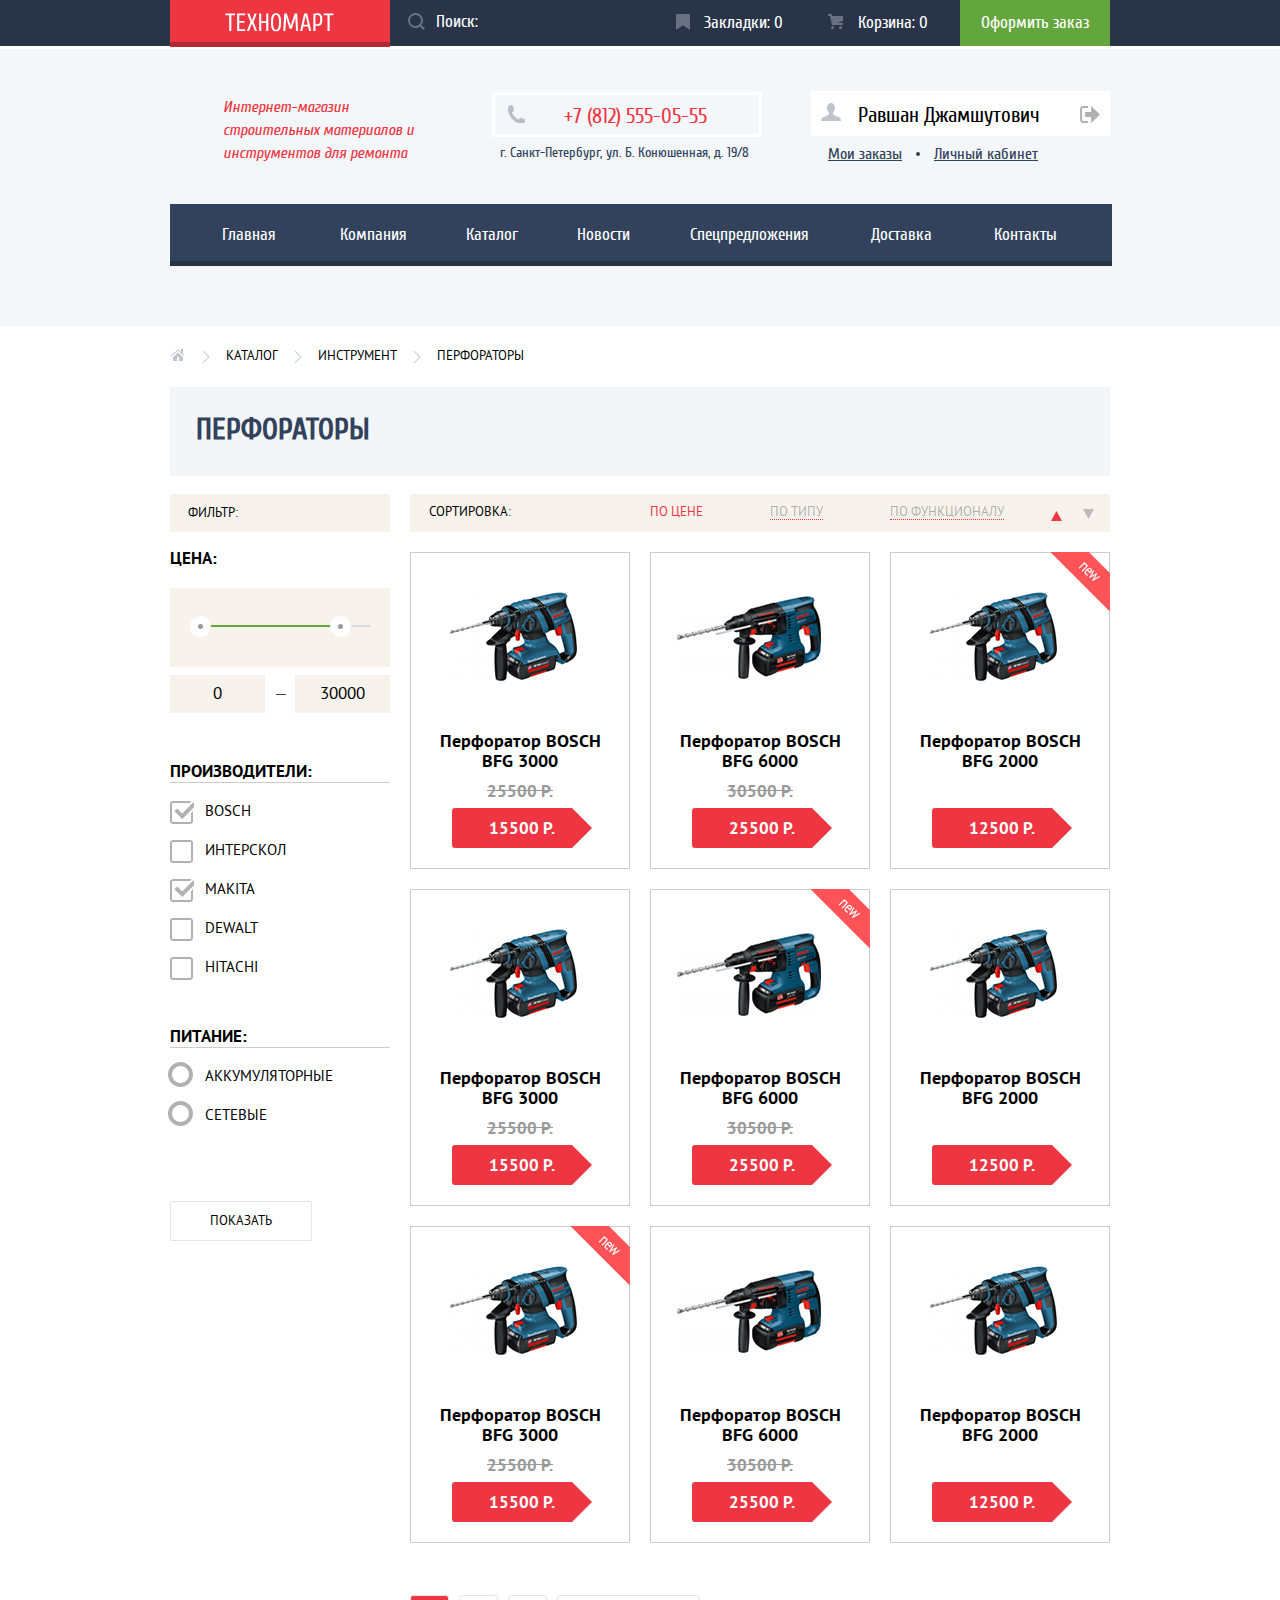
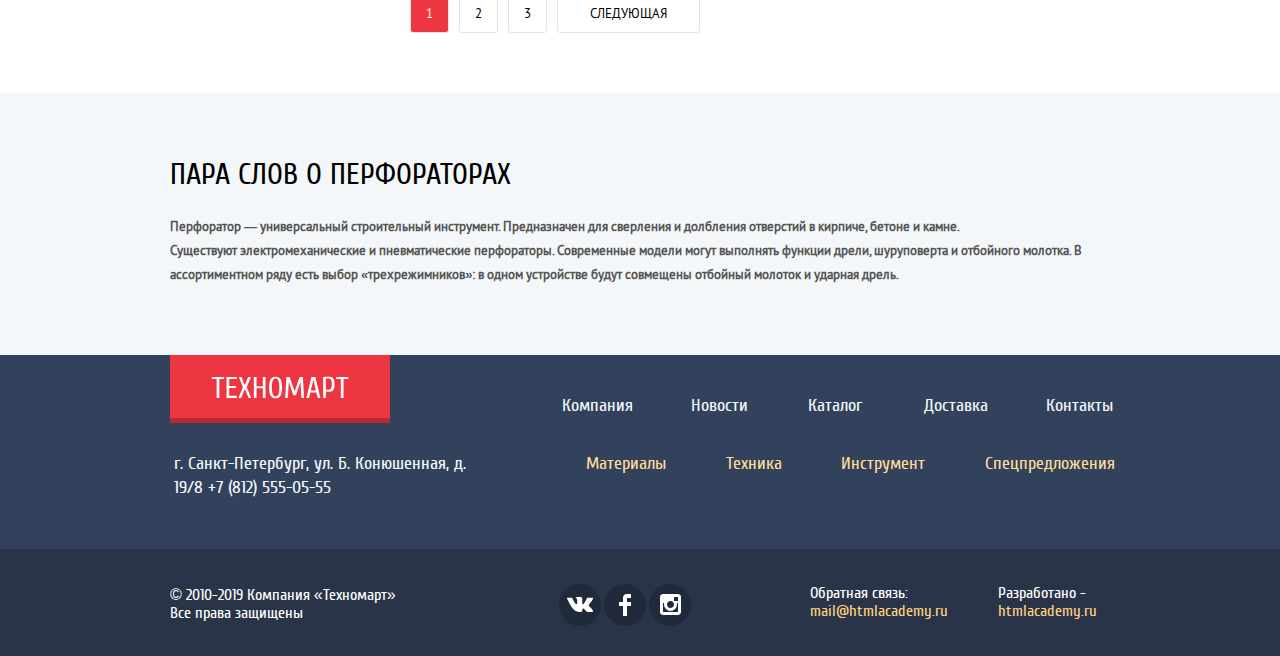
<file: catalog.html>
<!DOCTYPE html>
<html lang="ru">
  <head>
    <meta charset="utf-8">
    <title>HTML Academy: Техномарт</title>
    <link href="css/normalize-minimized.css" rel="stylesheet">
    <link href="css/style-minimized.css" rel="stylesheet">
  </head>
  <body class="inner-page">
    <header class="main-header">
      <div class="header-cart">
        <div class="container">
         <ul class="header-nav">
          <li><a class="logo" href="index.html">
              <img src="img/logo-tech.svg" width="109" height="19" alt="Логотип магазина «Техномарт»"></a></li>
             <li><div class="search-button">Поиск:</div></li>
             <li><a class="bookmark-button" href="#">Закладки: 0</a></li>
             <li><a class="cart-button" href="#">Корзина: <span class="cart-button-count" id="order-count">0</span>    
             </a></li>
             <li><a class="green-button" href="#">Оформить заказ</a></li>
        </ul>
        </div>
      </div>
      <section class="header-personal">
        <div class="header-wrapper">
         <div class="personal">
          <h2> Интернет-магазин
          строительных материалов
          и инструментов для ремонта</h2>
          <div class="phone-address">
          <p  class="phone" >+7 (812) 555-05-55</p>
          <p  class="address" >г. Санкт-Петербург, ул. Б. Конюшенная, д. 19/8</p>
          </div>
            <div class="account">
              <a href="#">Равшан Джамшутович</a>
              <a href="#" class="logout"><img src="img/icon-logout.svg" width="21" 
              height="17" alt="Страница деавторизации"></a>
              <ul class="account-link">
              <li>
               <a class="orders" href=#>Мои заказы</a>
              </li>
              <li>
                <a class="personal-account" href="#">Личный кабинет</a>
              </li>
             </ul>
             </div>
          </div>
        <nav class="main-navigation">
        <ul class="user-navigation">
            <li><a href="index.html">Главная</a></li>
            <li><a href="#">Компания</a></li>
            <li><a href="catalog.html">Каталог</a></li>
            <li><a href="#">Новости</a></li>
            <li><a href="#">Спецпредложения</a></li>
            <li><a href="#">Доставка</a></li>
            <li><a href="#">Контакты</a></li>
        </ul>  
      </nav>
      </div>
      </section>
    
     </header>
     <main class="container">  
       <div class="main-nav">
        <ul class="breadcrumbs">
            <li><a class="home" href="index.html"></a></li>
            <li><a href="catalog.html">Каталог</a></li>
            <li><a href="#">Инструмент</a></li>
            <li class="breadcrumbs-current">Перфораторы</li>
        </ul>
        <h1 class="page-title">Перфораторы</h1>
        </div>
        <div class="catalog-columns">
        <section class="filter">
         <div class="container">
          <h2>Фильтр:</h2>
          
          <form  action="https://echo.htmlacademy.ru" method="get">
              <fieldset>
                  <legend>Цена:</legend>
                   <div class="switch-slider">
                       <div class="range-slider-track">
                         <div class="range-slider-pin range-slider-pin-min"></div>
                         <div class="range-slider-pin range-slider-pin-max"></div>
                       </div>
                   </div>
                    <div class="range-slider">
                       <input type="number" value="0" name="min">
                       <input type="number" value="30000" name="max">
                    </div>
              </fieldset>
              <fieldset>
                  <legend>Производители:</legend> 
                    <ul>
                      <li class="filter-option">
                         <input class="visually-hidden filter-input filter-input-checkbox" id="filter-bosch" type="checkbox"     name="Bosch" checked>
                         <label for="filter-bosch">Bosch</label>
                      </li>
                      <li class="filter-option">
                         <input class="visually-hidden filter-input filter-input-checkbox" id="filter-interskol" type="checkbox"    name="Interskol">
                         <label for="filter-interskol">Интерскол</label>
                      </li>
                      <li class="filter-option">
                         <input class="visually-hidden filter-input filter-input-checkbox" id="filter-makita" type="checkbox"  name="Makita"  checked>
                         <label for="filter-makita">Makita</label>
                      </li>
                      
                      <li class="filter-option">
                         <input class="visually-hidden filter-input filter-input-checkbox" id="filter-dewalt" type="checkbox"      name="DeWalt">
                         <label for="filter-dewalt">DeWalt</label>
                      </li>
                      <li class="filter-option">
                         <input class="visually-hidden filter-input filter-input-checkbox" id="filter-hitachi" type="checkbox"     name="Hitachi">
                         <label for="filter-hitachi">Hitachi</label>
                      </li> 
                    </ul>  
              </fieldset>
              <fieldset>
                  <legend>Питание:</legend>
                    <ul>
                       <li class="filter-option">
                          <input class="visually-hidden filter-input filter-input-radio" type="radio" name="powering-type" value="battery" id="filter-battery" >
                          <label for="filter-battery">Аккумуляторные</label>
                        </li>
                       <li class="filter-option">
                          <input class="visually-hidden filter-input filter-input-radio" type="radio" name="powering-type" value="wire" id="filter-wire" >
                          <label for="filter-wire">Сетевые</label>
                        </li>
                    </ul>
              </fieldset>
              <button type="submit" class="submission">Показать</button>
          </form>
          </div>
        </section>
          <section class="drills">
            <h2 class="visually-hidden">Перфораторы</h2>
            
            <div class="sorting">
                <div class="sorting-title">Сортировка:</div>
                <a href="#" class="sorting-price">По цене</a>
                <a href="#" class="sorting-type">по типу</a>
                <a href="#" class="sorting-functional">По функционалу</a>
                <a href="#" class="sorting-up"><img src="img/icon-up-dir.svg" width="11" height="10" alt=""></a>
                <a href="#" class="sorting-down"><img src="img/icon-down-dir.svg" width="11" height="10" alt=""></a>
            </div>
             <div class="catalog-items">
               <div class="row">
               
               <div class="catalog-item">
              <div class="actions">
                <a href="#" class="buy">Купить</a>
                <a href="#" class="bookmark">В закладки</a>
              </div>
              <div class="image"><img width="218" height="168" src="img/item.png" alt=""></div>
              <div class="title">Перфоратор BOSCH BFG 3000</div>
              <div class="discount">25500 Р.</div>
              <div class="price">15500 Р.</div>
            </div>
              <div class="catalog-item">
                 <div class="actions">
                   <a href="#" class="buy">Купить</a>
                   <a href="#" class="bookmark">В закладки</a>
                 </div>
                 <div class="image"><img width="218" height="168"          src="img/item2.png" alt=""></div>
                 <div class="title">Перфоратор BOSCH BFG 6000</div>
                 <div class="discount">30500 Р.</div>
                 <div class="price">25500 Р.</div>
               </div>
               <div class="catalog-item">
                  <div class="flag flag-new">новинка</div>
                 <div class="actions">
                   <a href="#" class="buy">Купить</a>
                   <a href="#" class="bookmark">В закладки</a>
                 </div>
                 <div class="image"><img width="218" height="168"          src="img/item.png" alt=""></div>
                 <div class="title">Перфоратор BOSCH BFG 2000</div>
                 <div class="discount"></div>
                 <div class="price">12500 Р.</div>
               </div>
                         <div class="catalog-item">
              <div class="actions">
                <a href="#" class="buy">Купить</a>
                <a href="#" class="bookmark">В закладки</a>
              </div>
              <div class="image"><img width="218" height="168" src="img/item.png" alt=""></div>
              <div class="title">Перфоратор BOSCH BFG 3000</div>
              <div class="discount">25500 Р.</div>
              <div class="price">15500 Р.</div>
            </div>
              <div class="catalog-item">
                <div class="flag flag-new">новинка</div>
                 <div class="actions">
                   <a href="#" class="buy">Купить</a>
                   <a href="#" class="bookmark">В закладки</a>
                 </div>
                 <div class="image"><img width="218" height="168"          src="img/item2.png" alt=""></div>
                 <div class="title">Перфоратор BOSCH BFG 6000</div>
                 <div class="discount">30500 Р.</div>
                 <div class="price">25500 Р.</div>
               </div>
               <div class="catalog-item">
                 <div class="actions">
                   <a href="#" class="buy">Купить</a>
                   <a href="#" class="bookmark">В закладки</a>
                 </div>
                 <div class="image"><img width="218" height="168"          src="img/item.png" alt=""></div>
                 <div class="title">Перфоратор BOSCH BFG 2000</div>
                 <div class="discount"></div>
                 <div class="price">12500 Р.</div>
               </div>
                         <div class="catalog-item">
                         <div class="flag flag-new">новинка</div>
              <div class="actions">
                <a href="#" class="buy">Купить</a>
                <a href="#" class="bookmark">В закладки</a>
              </div>
              <div class="image"><img width="218" height="168" src="img/item.png" alt=""></div>
              <div class="title">Перфоратор BOSCH BFG 3000</div>
              <div class="discount">25500 Р.</div>
              <div class="price">15500 Р.</div>
            </div>
              <div class="catalog-item">
                 <div class="actions">
                   <a href="#" class="buy">Купить</a>
                   <a href="#" class="bookmark">В закладки</a>
                 </div>
                 <div class="image"><img width="218" height="168"          src="img/item2.png" alt=""></div>
                 <div class="title">Перфоратор BOSCH BFG 6000</div>
                 <div class="discount">30500 Р.</div>
                 <div class="price">25500 Р.</div>
               </div>
               <div class="catalog-item">
                  
                 <div class="actions">
                   <a href="#" class="buy">Купить</a>
                   <a href="#" class="bookmark">В закладки</a>
                 </div>
                 <div class="image"><img width="218" height="168"          src="img/item.png" alt=""></div>
                 <div class="title">Перфоратор BOSCH BFG 2000</div>
                 <div class="discount"></div>
                 <div class="price">12500 Р.</div>
               </div>
                         </div>
                    </div>
              <ul class="pagination-list">
                <li class="pagination-item pagination-current"><a>1</a></li>
                <li class="pagination-item "><a href="#">2</a></li>
                <li class="pagination-item "><a href="#">3</a></li>
                <li class="pagination-item pagination-next"><a href="#">Следующая</a></li>
             </ul>
            
        </section>
        </div>
        <section class="about-section">
          <div class="about-section-wrapper">
             <h2>Пара слов о перфораторах</h2>
             <p>
                   Перфоратор — универсальный строительный инструмент. Предназначен для сверления и долбления отверстий в кирпиче, бетоне и камне.<br>
                   Существуют электромеханические и пневматические перфораторы. Современные модели могут выполнять функции дрели, шуруповерта и отбойного молотка. В ассортиментном ряду есть выбор «трехрежимников»: в одном устройстве будут совмещены отбойный молоток и ударная дрель.</p>
          </div>
        </section>
     </main>
     <footer class="main-footer">
       <div class="footer-nav">
          <div class="container">
            <div class="footer-logo">
                <a class="logo" href="index.html">
                    <img src="img/logo2.svg" width="138" height="23" alt="Логотип магазина «Техномарт»">
                </a>
                   <p class="footer-contacts">г. Санкт-Петербург, ул. Б. Конюшенная, д. 19/8
                    +7 (812) 555-05-55 </p>
            </div>
            <div class="footer-list">
               <ul class="footer-nav-1">
                 <li><a href="#">Компания</a></li>
                 <li><a href="#">Новости</a></li>
                 <li><a href="catalog.html">Каталог</a></li>
                 <li><a href="#">Доставка</a></li>
                 <li><a href="#">Контакты</a></li>
               </ul> 
               <ul class="footer-nav-2">
                 <li><a href="#">Материалы</a></li>   
                 <li><a href="#">Техника</a></li>
                 <li><a href="#">Инструмент</a></li>
                 <li><a href="#">Спецпредложения</a></li>
               </ul>
             </div>
          </div>
        </div> 
    
       <div class="feedback-section">
         <div class="container">
           <p class="footer-copyright">&copy; 2010-2019 Компания «Техномарт»
            Все права защищены</p>
           <ul class="footer-social">
             <li><a class="social-button social-vk" href="#">
                <svg xmlns="http://www.w3.org/2000/svg" width="26" height="15" viewBox="0 0 26 15">
                <path fill="#FFF" d="M16.138 11.51c.956-.309 2.18 2.04 3.483 2.939.978.681 1.727.534 1.727.534l3.473-.05s1.815-.112.957-1.554c-.071-.12-.503-1.069-2.585-3.022-2.177-2.043-1.882-1.712.739-5.244 1.597-2.153 2.236-3.468 2.036-4.028-.192-.539-1.365-.399-1.365-.399L20.69.713c-.381.001-.704.119-.851.515-.003.004-.621 1.666-1.445 3.079-1.741 2.989-2.436 3.148-2.724 2.961-.661-.433-.494-1.737-.494-2.664 0-2.897.432-4.105-.846-4.417-.427-.104-.739-.172-1.828-.182-1.392-.021-2.574 0-3.244.329-.445.223-.786.712-.579.74.26.035.843.16 1.155.586.401.552.389 1.789.389 1.789s.229 3.411-.54 3.834c-.528.29-1.25-.302-2.803-3.016-.793-1.388-1.392-2.922-1.392-2.922s-.116-.285-.326-.441c-.25-.185-.6-.244-.6-.244L.848.684S.29.7.085.946c-.182.218-.015.668-.015.668s2.909 6.881 6.203 10.347c3.02 3.182 6.452 2.971 6.452 2.971h1.555s.469-.054.709-.312c.224-.24.214-.691.214-.691s-.031-2.109.935-2.419z"/>
                </svg> </a>
            </li>
            <li><a class="social-button social-fb" href="#">
                <svg xmlns="http://www.w3.org/2000/svg" width="12" height="22" viewBox="0 0 12 22">
                 <path fill="#FFF" d="M12 4V0H8a4 4 0 0 0-4 4v4H0v4h4v10h4V12h4V8H8V4h4z"/>
                </svg>  </a>
            </li>
            <li><a class="social-button social-insta" href="#">
                <svg xmlns="http://www.w3.org/2000/svg" width="21" height="21" viewBox="0 0 21 21">
                <path fill="#FFF" d="M18 0H3C1.35 0 0 1.35 0 3v15c0 1.65 1.35 3 3 3h15c1.65 0 3-1.35 3-3V3c0-1.65-1.35-3-3-3zm-7.5 7c1.93 0 3.5 1.57 3.5 3.5S12.43 14 10.5 14 7 12.43 7 10.5 8.57 7 10.5 7zM18 18H3V9h1.181A6.504 6.504 0 0 0 4 10.5a6.5 6.5 0 1 0 13 0 6.45 6.45 0 0 0-.181-1.5H18v9zm0-11h-4V3h4v4z"/>
               </svg>
               </a></li>
        </ul>
        <p class="feedback">
          Обратная связь:
          <a class="email" href="https://mail@htmlacademy.ru">mail@htmlacademy.ru</a>
        </p>
        <p class="designed">
          Разработано -
          <a class="academy" 
          href="https://htmlacademy.ru/intensive/htmlcss">htmlacademy.ru</a>
         </p>
         </div>
      </div>
    </footer>
    <section class="modal modal-order">
        <div class="modal-order-1">
           <button class="modal-close close"  type="button"></button>
           <p>Товар добавлен в корзину!</p>
        </div>   
        <div class="modal-order-2">
            <a class="red-button" href="#">Оформить заказ</a>
            <button class="close" type="button">Продолжить покупки</button>
        </div>  
    </section>
  <script src="js/script-minimized.js"></script>
</body>
</html>
</file>
<file: css/style-minimized.css>
body{margin:0;padding:0;font-family:"Cuprum","PT sans",sans-serif;font-size:13px;line-height:24px;font-weight:400;color:#000;text-transform:none;background-color:#fff}html,body{min-width:940px}@font-face{font-family:"Cuprum";src:url(../fonts/cuprum.woff2) format("woff2"),url(../fonts/cuprum.woff) format("woff");font-weight:400;font-style:normal}@font-face{font-family:"Cuprum Bold";src:url(../fonts/cuprumbold.woff2) format("woff2"),url(../fonts/cuprumbold.woff) format("woff");font-weight:700;font-style:normal}@font-face{font-family:"Cuprum Italic";src:url(../fonts/cuprumitalic.woff2) format("woff2"),url(../fonts/cuprumitalic.woff) format("woff");font-weight:400;font-style:italic}@font-face{font-family:"PT sans";src:url(../fonts/ptsans.woff2) format("woff2"),url(../fonts/ptsans.woff) format("woff");font-weight:400;font-style:normal}@font-face{font-family:"PT sans Bold";src:url(../fonts/ptsansbold.woff2) format("woff2"),url(../fonts/ptsansbold.woff) format("woff");font-weight:700;font-style:normal}a{text-decoration:none}img{max-width:100%;height:auto}.visually-hidden:not(:focus):not(:active),input[type="checkbox"].visually-hidden,input[type="radio"].visually-hidden{position:absolute;width:1px;height:1px;margin:-1px;border:0;padding:0;white-space:nowrap;clip-path:inset(100%);clip:rect(0 0 0 0);overflow:hidden}.login-button,.logon-button{font:inherit;font-size:21px;line-height:21px;color:#000;text-align:center;vertical-align:middle;background-color:#fff;border:none;margin-left:10px;height:45px}.login-button:hover,.login-button:focus,.logon-button:hover,.logon-button:focus{color:#ee3643}.login-button:active,.logon-button:active{color:rgba(0,0,0,.3)}.red-button{font:inherit;font-size:14px;line-height:18px;color:#fff;text-align:center;vertical-align:middle;background-color:#ee3643;border:none}.red-button:hover,.red-button:focus{background-color:#ca2c37}.red-button:active{background-color:#ba2732}.green-button{background-color:#63a63e;font:inherit;font-size:14px;line-height:18px;color:#fff;text-align:center;vertical-align:middle;border:none}.green-button:hover,.green-button:focus{background-color:#5fbb2d}.green-button:active{background-color:#518534}.main-header{min-height:320px}.header-cart .container{width:940px;margin:0 auto;padding:0;display:flex;position:relative}.header-personal{background-color:#f4f7f9;display:flex;width:100%}.header-wrapper{width:940px;margin:0 auto;padding:0;display:flex;flex-direction:column;justify-content:center}.header-cart{background-color:#293449;width:100%;min-height:42px;display:flex;margin-bottom:3px}.header-nav{margin-top:0;margin-bottom:0;list-style:none;display:flex;flex-wrap:nowrap;justify-content:flex-end;width:940px}.header-nav div{font-size:17px;line-height:18px;color:#fff;padding:13px 20px}.header-nav a{font-size:17px;line-height:18px;color:#fff;display:block}.header-nav li:first-child a{padding:0}.logo{margin-top:0;background-color:#ee3643;display:block}.header-nav .logo{position:absolute;top:0;left:0;width:220px;height:47px;box-shadow:inset 0 -5px 0 0 rgba(0,0,0,.24)}.header-nav .logo:active{background-color:#ba2732}.header-nav .logo:focus,.header-nav .logo:hover{background-color:#ca2c37}.header-nav img{position:relative;top:13px;left:55px;vertical-align:middle;width:109px;height:19px}.header-nav .search-button{padding-left:30px;position:relative;padding-right:182px}.search-button::before{content:"";position:absolute;top:13px;left:2px;width:18px;height:18px;padding-right:17px;background-image:url(../img/icon-search.svg);background-repeat:no-repeat;background-position:0 0;opacity:.3}.bookmark-button{position:relative;padding-top:14px;padding-bottom:13px;padding-left:44px;margin-right:0;width:150px;box-sizing:border-box}.bookmark-button::before{content:"";position:absolute;top:14px;left:16px;width:18px;height:18px;background-image:url(../img/icon-bookmark.svg);background-repeat:no-repeat;background-position:0 0;opacity:.3}.cart-button{position:relative;padding-top:14px;padding-bottom:14px;padding-left:48px;margin-right:0;width:150px;box-sizing:border-box}.cart-button::before{content:"";position:absolute;top:14px;left:18px;width:18px;height:18px;background-image:url(../img/cart-icon.svg);background-repeat:no-repeat;background-position:0 0;opacity:.3}.cart-button-red{background-color:#ee3643}.green-button{padding-right:0;margin-right:0;width:110px;padding:14px 20px}.header-nav li:nth-of-type(4) a:hover,.header-nav li:nth-of-type(3) a:hover,.header-nav li:nth-of-type(4) a:focus,.header-nav li:nth-of-type(3) a:focus{background-color:#212a3a}.header-nav li:nth-of-type(4) a:active,.header-nav li:nth-of-type(3) a:active{background-color:#161d29}.header-nav a:hover::before,.header-nav a:focus::before{opacity:1}.header-nav a:active::before{opacity:.5}.header-personal{background-color:#f4f7f9}.header-nav input{background-color:#293449;color:white;border:none;font:inherit;display:inline;height:16px}.personal{width:940px;margin:0;padding:0;min-height:65px;display:flex;flex-wrap:nowrap;align-items:flex-start}.personal h2{font-size:16px;line-height:23px;color:#ee3643;font-family:"Cuprum Italic",Arial,sans-serif;font-style:italic;padding:0;margin:0;width:208px;min-height:60px;margin-left:53px;margin-top:47px;flex-shrink:0;margin-bottom:1px;font-weight:400}.personal .phone-address{width:270px;height:60px;margin-left:61px;margin-top:43px;padding-top:0;flex-shrink:0}.personal .phone{text-decoration:none;font-size:21px;line-height:21px;color:#ee3643;border:3px solid #fff;padding:11px 47px 7px 69px;margin-bottom:4px;margin-top:0;position:relative}.personal .phone::before{content:"";position:absolute;top:10px;left:12px;width:18px;height:18px;background-image:url(../img/icon-phone.svg);background-repeat:no-repeat;background-position:0 0}.personal .address{font-size:14px;line-height:24px;color:#32425c;margin-top:0;padding-left:8px}.login{list-style:none;display:flex;align-items:center;margin-top:44px;margin-left:27px}.login .login-button{padding:13px 27px 13px 47px;position:relative;margin-left:0;margin-top:0;display:block;width:121px;height:45px;box-sizing:border-box}.login .login-button::before{content:"";position:absolute;top:14px;left:14px;width:20px;height:18px;background-image:url(../img/icon-login.svg);background-repeat:no-repeat;background-position:0 0;opacity:.3}.login .logon-button{padding:10px 25px;margin-left:0;margin-top:0}.login li:last-child{margin-left:8px}.main-navigation{width:940px;min-height:60px;background-color:#32425c;margin-top:38px;margin-bottom:60px}.user-navigation li{list-style:none}.user-navigation{display:flex;align-items:center;margin:0;padding:0}.user-navigation a{display:block;background-color:#32425c;font-size:17px;line-height:17px;color:#fff;padding-top:22px;padding-bottom:23px;margin-top:0;margin-bottom:0;box-shadow:inset 0 -5px 0 0 #293449}.user-navigation li:nth-of-type(1) a{padding-right:34px;padding-left:52px;margin-left:0}.user-navigation li:nth-of-type(2) a{padding-right:31px;padding-left:30px}.user-navigation li:nth-of-type(3) a{padding-right:29px;padding-left:28px}.user-navigation li:nth-of-type(4) a{padding-right:30px;padding-left:30px}.user-navigation li:nth-of-type(5) a{padding-right:32px;padding-left:30px}.user-navigation li:nth-of-type(6) a{padding-right:30px;padding-left:30px}.user-navigation li:nth-of-type(7) a{padding-right:55px;padding-left:32px}.user-navigation a:hover,.user-navigation a:focus{background-color:#293449}.user-navigation a:active{background-color:#1d2739;color:rgba(255,255,255,.5);box-shadow:inset 0 -5px 0 0 #1d2739}.main-offers{width:100%;display:flex;flex-wrap:wrap;margin-top:59px;margin-bottom:53px}.main-offers-wrapper{width:940px;margin:0 auto;padding:0}.widget{padding:0;margin:0;display:flex;flex-wrap:wrap}.widget li{list-style:none;width:300px;height:123px;position:relative;margin-right:20px;margin-bottom:20px}.widget li:nth-child(1){background-color:rgb(255,191,71)}.widget li:nth-child(2){background-color:rgb(59,188,227)}.widget li:nth-child(3){background-color:rgb(220,145,216);margin-right:0}.widget li:nth-child(4){width:620px;height:266px;background-color:skyblue}.widget li:nth-child(5){background-color:rgb(142,215,143);margin-left:0;margin-right:0}.widget li:nth-child(5) div:first-of-type{background-color:rgb(142,215,143);margin-bottom:20px;margin-right:0;height:123px}.widget li:nth-child(5) div:last-of-type{background-color:rgb(255,192,71);margin-left:0;margin-right:0;height:123px}.widget-wrapper{position:relative}.offer{position:absolute;top:20px;left:22px;font-family:"Cuprum Bold",Arial,sans-serif;font-weight:700;font-size:24px;line-height:30px;color:#fff}.offer-condition{position:absolute;bottom:22px;left:24px}.widget-wrapper img{position:absolute}.widget-wrapper:nth-of-type(2) img{top:33px;right:30px}.widget-wrapper:nth-of-type(3) img{top:31px;right:31px}div>.widget-wrapper:nth-of-type(1) img{top:26px;right:45px}div>.widget-wrapper:last-of-type img{top:32px;right:31px}.widget-wrapper:first-of-type img{top:31px;right:42px}.widget .flag{position:absolute;top:0;right:0;width:60px;height:60px;text-indent:-1000px;overflow:hidden;z-index:20}.widget .flag-new{background:url(../img/new-flag.png) no-repeat 0 0}.widget-slider{background-color:skyblue;width:620px;height:266px}.widget-slider{position:relative}.widget-slider input[type="radio"]{display:none}.slider-inner{overflow:hidden}.slider-slides{width:200%;transition:transform 0.8s ease;display:flex}.slider-slides>div{width:620px;height:266px;position:relative}.slider-slides img{width:620px;height:266px}.slider-slides h3{position:absolute;top:23px;left:25px;font-size:36px;line-height:36px;margin:0;color:white;font-weight:700;text-transform:uppercase}.slider-slides p{position:absolute;top:61px;left:25px;font-size:18px;line-height:24px;color:white;margin:0}.slider-controls{position:absolute;text-align:center;z-index:10;display:flex;width:620px;top:216px;justify-content:center}.slider-controls label{display:inline-block;vertical-align:middle;margin:4px 6px;width:6px;height:6px;cursor:pointer;transition:background-color 0.2s;border:2px solid white;border-radius:50%;background-color:#fff;box-shadow:0 0 2px rgba(0,0,0,.8)}.slider-controls label:first-child::before{content:"";background-image:url(../img/icon-left.svg);margin-left:25px;width:22px;height:40px;position:absolute;top:-102px;left:0}.slider-controls label:last-child::before{content:"";background-image:url(../img/icon-right.svg);margin-right:20px;width:22px;height:40px;position:absolute;top:-102px;right:-1px}#btn-2:checked~.slider-controls label[for="btn-1"],#btn-1:checked~.slider-controls label[for="btn-2"]{background-color:#ee3643}#btn-1:checked~.slider-inner .slider-slides{transform:translate(0)}#btn-2:checked~.slider-inner .slider-slides{transform:translate(-620px)}.slider-caption{position:absolute}.first-slide{width:620px;height:266px}.widget a{width:135px;height:38px;background-color:rgba(0,0,0,.1);border:none;font-size:14px;line-height:18px;color:#fff;text-transform:uppercase;display:block;padding:11px 12px 10px 12px;box-sizing:border-box;text-align:center}.widget a:hover,.widget a:focus{background-color:rgba(0,0,0,.2)}.widget a:active{background-color:rgba(0,0,0,.3)}.slider-slides a{position:absolute;bottom:22px;left:25px;padding:11px 45px 13px 47px;text-transform:uppercase;border-radius:3px 3px;width:195px;height:38px;box-sizing:border-box;display:block;background-color:#ee3643}.slider-slides a:hover,.slider-slides a:focus{background-color:#ca2c37}.slider-slides a:active{background-color:#ba2732}.popular{width:100%;display:flex;margin-top:-18px}.popular-wrapper{background-color:#f9f5f0;width:940px;margin:0 auto;display:flex;justify-content:space-between}.popular h2{font-size:30px;line-height:30px;color:#32425c;text-transform:uppercase;font-weight:400;margin-left:30px;margin-top:29px;margin-bottom:30px}.popular a{padding:11px 55px;margin-right:24px;margin-top:25px;margin-bottom:26px;display:inline-block;border-radius:3px 3px;width:254px;height:38px;box-sizing:border-box;text-transform:uppercase}.popular-list li{list-style:none;border:1px solid #eaeaea}.drills{margin-left:75px}.catalog-items{width:940px;margin:20px auto}.inner-page .catalog-items{width:700px;margin-left:-20px}.catalog-item{position:relative;display:inline-block;vertical-align:middle;width:218px;margin-right:20px;margin-bottom:20px;line-height:20px;font-weight:700;text-align:center;border:1px solid #ccc}.catalog-items{font-size:0}.catalog-item{font-size:16px}.index-catalog-item:nth-child(4n){margin-right:0}.inner-page .catalog-item:nth-child(3n){margin-right:0}.catalog-item .flag{position:absolute;top:-1px;right:-1px;width:60px;height:60px;text-indent:-1000px;overflow:hidden;z-index:20}.catalog-item .flag-new{background:url(../img/new-flag.png) no-repeat 0 0}.catalog-item .actions{position:absolute;top:0;left:0;width:218px;height:88px;padding:40px 0;background-color:rgba(255,255,255,.9);z-index:10}.catalog-item .actions .buy,.catalog-item .actions .bookmark{display:block;width:129px;margin:0 auto;margin-bottom:7px;padding:7px 0;background-color:#63a63e;border:3px solid #63a63e;border-bottom-color:#367315;border-radius:3px;color:white;font-size:14px;font-weight:400;font-family:"Cuprum",Arial,sans-serif;line-height:18px;text-decoration:none;text-transform:uppercase}.catalog-item .actions .bookmark{color:#32425c;background:white;border-bottom-color:#63a63e}.catalog-item .actions{display:none}.catalog-item:hover .actions{display:block}.catalog-item .actions{display:none}.catalog-item .image{width:218px;height:168px}.catalog-item .image img{max-width:100%}.catalog-item .title{min-height:40px;padding:0 25px;margin-top:10px;margin-bottom:-4px;font-size:18px;font-weight:700;font-family:"PT sans Bold",Arial,sans-serif;font-weight:700;line-height:20px}.catalog-item .discount{min-height:20px;margin-top:15px;margin-bottom:10px;color:#999;text-decoration:line-through;font-size:17px;font-weight:700;font-family:"PT sans Bold",Arial,sans-serif;font-weight:700;line-height:18px}.catalog-item .price{position:relative;width:80px;margin:-4px auto;margin-left:41px;margin-bottom:20px;padding:11px 30px;color:white;background:#ee3643;border-radius:3px;font-size:17px;font-weight:700;font-family:"PT sans Bold",Arial,sans-serif;font-weight:700;line-height:18px}.catalog-item .price:after{content:"";position:absolute;top:0;right:-20px;width:0;height:0;border:20px solid white;border-left-color:#ee3643}.producers-wrapper{width:100%;display:flex}.producers{width:940px;margin:0 auto;padding:0;margin-top:20px;display:flex;flex-wrap:wrap}.producers li{list-style:none;border:1px solid #eaeaea;box-sizing:border-box;width:220px;height:145px;margin-right:20px;margin-bottom:20px;display:flex;align-items:center;justify-content:center}.producers li:nth-child(4n){margin-right:0}.services{background-color:#f4f7f9;width:100%;display:flex;margin-top:65px;padding-top:38px}.services-wrapper{width:940px;margin:0 auto}.services-wrapper ul{list-style:none;margin-right:80px}.services h3{margin-top:0;font-size:36px;line-height:36px;color:#32425c;font-weight:400;text-transform:uppercase}.services p{font-size:13px;line-height:24px;color:#000;margin-bottom:0;font-family:"PT sans",Arial,sans-serif}.services-wrapper>p{width:400px}.slider-section{display:flex;flex-wrap:wrap;margin-top:-2px}.services-container{display:flex;flex-wrap:wrap;margin-top:70px}.slider-delivery .container{width:275px}.slider-delivery h3,.slider-credit h3{margin-bottom:25px}.slider-warranty h3{margin-bottom:26px}.slider-delivery img{margin-top:25px;margin-left:-124px}.slider-warranty .container{width:374px}.slider-warranty img{margin-top:4px;margin-left:-143px}.slider-credit .container{width:278px}.slider-credit img{margin-top:3px;margin-left:-124px}.slider-credit a{padding:11px 44px 14px 44px;margin-top:25px;margin-left:1px;display:inline-block;vertical-align:middle;border-radius:3px 3px;width:195px;height:38px;box-sizing:border-box;text-transform:uppercase}.slider-option input{display:none}.services-container ul{margin:0;padding:0;margin-right:80px;position:relative}.services-container ul:after{content:"";background-image:url(../img/shadow.png);width:10px;height:279px;position:absolute;top:-48px;right:0}.slider-option{margin-left:0;padding:0;box-sizing:border-box}.slider-option label{position:relative;display:inline-block;vertical-align:middle;cursor:pointer;user-select:none;width:240px;height:61px;background-color:#32425c;color:white;font-size:21px;line-height:30px;font-weight:700;padding-left:23px;padding-top:15px;box-sizing:border-box;border-top:solid 1px #405069;border-bottom:1px solid #293449}.slider-option .label-color{background-color:white;color:#32425c;border:none}.slider-switch:active +.credit{color:#663d15}.display-none{display:none}.company,.contact,.services h2{font-size:30px;line-height:30px;color:#000;text-transform:uppercase;font-weight:100}.company-article-1,.company-article-2,.contact-article .services p{font-family:"PT sans",Arial,sans-serif;font-size:13px;line-height:24px;color:#000}.index-columns{width:100%;display:flex;padding-top:79px}.index-columns .container{padding:0;margin:0 auto;min-height:368px;min-width:940px;display:flex;margin-bottom:53px}.company-info{padding:0;margin:0;width:519px}.company-info h2{margin-bottom:26px;margin-top:0;padding-top:0}.company-article-1{margin-bottom:24px;margin-top:0;padding-top:0}.company-article-2{margin-bottom:0;margin-top:0;padding-top:0;width:400px}.transport{position:relative}.transport li:before{content:"";position:absolute;width:25px;height:2px;background-color:#ee3643}.transport li:nth-child(1):before{top:10px;left:0}.transport li:nth-child(2):before{top:50px;left:0}.transport li:nth-child(3):before{top:89px;left:0}.company-info .red-button{display:inline-block;vertical-align:middle;padding:10px 40px;margin-bottom:0;margin-top:25px;border-radius:3px 3px;text-transform:uppercase}.contacts{padding:0;margin:0;width:300px;min-height:368px;margin-left:120px}.contacts h2{padding-top:0;margin-top:0;margin-bottom:27px}.contacts p{font-family:"PT sans",Arial,sans-serif;margin-bottom:30px}.contacts img{margin-top:0;margin-bottom:40px}.company-info-wrapper,contacts-wrapper{padding:0;margin:0;min-height:403px}.contacts-wrapper{min-height:403px;position:relative}.contacts-wrapper .red-button{display:inline-block;vertical-align:middle;padding:12px 59px 10px 63px;position:absolute;bottom:31px;left:1px;border-radius:3px 3px;width:300px;box-sizing:border-box;text-transform:uppercase}.contact-article{width:216px}.transport li{list-style:none;font-size:18px;line-height:20px;color:#000;margin-top:20px;margin-left:-4px}.account-link li{list-style:none}.orders,.personal-account{font-size:16px;color:#32425c}.orders:hover,.orders:focus,.personal-account:hover,.personal-account:focus{color:#ee3642}.orders:active,.personal-account:active{color:rgba(50,66,92,.3)}.page-title{background-color:#f2f6f8;color:#32425c;font-size:30px;line-height:30px;text-transform:uppercase;padding-left:26px;padding-top:28px;height:89px;margin:0;margin-bottom:20px;box-sizing:border-box}.filter{width:240px;margin-right:-40px}.filter h2{background-color:#f7f3ec;font-family:"PT sans",Arial,sans-serif;font-size:13px;line-height:18px;color:#000;padding:10px 62px 10px 18px;text-transform:uppercase;font-weight:400;width:140px;margin-top:-2px}.filter fieldset{padding:0;margin:0;margin-bottom:25px;margin-top:10px;border:none;position:relative}.filter fieldset:first-of-type{height:188px}.filter legend{font-family:"PT sans Bold",Arial,sans-serif;font-weight:700;font-size:17px;line-height:30px;text-transform:uppercase;margin-bottom:15px}.range-slider-track::after{content:"";width:180px;height:2px;background-color:#d7dcde;position:absolute;top:37px;left:21px}.range-slider-track::before{content:"";width:150px;height:2px;background-color:#63a63e;position:absolute;top:37px;left:21px;z-index:5}.range-slider{display:flex;justify-content:space-between;position:relative}.range-slider::before{content:"";width:10px;height:1px;background-color:#444;position:absolute;top:19px;left:106px}.range-slider-pin{border:8px solid white;border-radius:50%;background-color:#999;height:5px;width:5px;top:28px;position:absolute;z-index:10}.range-slider-pin-min{left:20px}.range-slider-pin-max{left:160px}.range-slider input{background-color:#f7f3ec;padding:9px 10px 10px 24px;margin-right:5px;font-size:17px;line-height:18px;font-family:"PT sans",Arial,sans-serif;border:none;width:95px;height:38px;box-sizing:border-box;vertical-align:middle;text-align:center}.switch-slider{background-color:#f7f3ec;position:relative;width:220px;height:79px;border:none;margin-bottom:8px}.filter fieldset:nth-of-type(2):before,.filter fieldset:nth-of-type(3):before{content:"";position:absolute;top:-19px;background-color:#ccc;height:1px;width:220px}.filter ul{list-style:none;line-height:20px;padding:0;margin:0}.filter-option{margin-bottom:19px;padding-left:35px}.filter-option label{position:relative;display:block;cursor:pointer;user-select:none}.filter-input + label{text-transform:uppercase;font-family:"PT sans",Arial,sans-serif;font-size:15px;line-height:20px;letter-spacing:normal}.filter-input:hover + label,.filter-input:focus + label{color:#000}.filter-input:disabled + label{color:#000;opacity:.4}.filter-input-checkbox:not(:checked) + label::before{content:"";position:absolute;left:-35px;top:0;width:24px;height:24px;background-image:url(../img/checkbox-off.svg);background-repeat:no-repeat;background-position:0 0;opacity:.3}.filter-input-checkbox:checked + label::after{content:"";position:absolute;top:0;left:-35px;width:24px;height:24px;background-image:url(../img/checkbox-on.svg);background-repeat:no-repeat;background-position:0 0;opacity:.3}.filter-input-radio:not(:checked) + label::before{content:"";position:absolute;left:-37px;top:-4px;width:25px;height:25px;background-image:url(../img/radio-off.svg);background-repeat:no-repeat;background-position:0 0;opacity:.3}.filter-input-radio:checked + label::after{content:"";position:absolute;left:-37px;top:-4px;width:25px;height:25px;background-image:url(../img/radio-on.svg);background-repeat:no-repeat;background-position:0 0;opacity:.3}.submission{font-family:"PT sans",Arial,sans-serif;font-size:13px;line-height:18px;text-transform:uppercase;border:1px solid #e5e5e5;border-radius:2px;background-color:#fff;padding:10px 39px 10px 39px;margin-top:32px}.sorting{background-color:#f7f3ec;width:700px;height:38px;margin-left:-20px;font-size:13px;line-height:18px;font-family:"PT sans",Arial,sans-serif;display:flex;align-content:center;justify-content:space-between;text-transform:uppercase;box-sizing:border-box;padding:9px 106px 5px 19px;margin-top:-2px;margin-bottom:20px;position:relative}.sorting a{display:block}.sorting-up{top:14px;right:48px;position:absolute}.sorting-down{top:12px;right:16px;position:absolute}.sorting-price{color:#ee3643;margin-left:72px}.sorting-type,.sorting-functional{color:rgba(0,0,0,.3);border-bottom:#ee3642 dotted 1px;height:16px}.pagination-list{list-style:none;display:flex;flex-wrap:wrap;margin-top:32px;margin-bottom:60px;margin-left:-60px}.pagination-item a{color:#000;font-family:"PT sans",Arial,sans-serif;font-size:13px;line-height:18px;text-transform:uppercase;border:1px solid #e5e5e5;border-radius:3px;display:block;padding:9px 15px;margin-right:10px}.pagination-item a:hover,.pagination-item a:focus{border:1px solid #bdc6ca}.pagination-item a:active{border:1px solid #ee3643}.pagination-current a{background-color:#ee3643;color:white}.pagination-next a{padding:9px 32px}.about-section{background-color:#f4f7f9;width:100%;margin-bottom:-3px;display:flex}.about-section-wrapper{width:940px;margin:auto}.about-section h2{font-size:30px;line-height:30px;color:#000;text-transform:uppercase;margin-top:67px;font-weight:100}.about-section p{color:#555;font-family:"PT sans",Arial,sans-serif;font-size:13px;line-height:24px;margin-bottom:71px;font-weight:700}.main-footer{background-color:#32425c;min-height:300px}.footer-logo{position:relative;width:322px;flex-shrink:0}.footer-nav .logo{position:absolute;top:0;left:0;width:220px;height:68px;box-shadow:inset 0 -5px 0 0 rgba(0,0,0,.24)}.footer-nav img{position:relative;top:20px;left:41px;vertical-align:middle}.footer-contacts{font-size:18px;line-height:24px;color:#f3f7f9;margin-top:97px;margin-left:4px;margin-right:-5px}.footer-contacts p{width:322px}.footer-nav{width:100%;min-height:194px}.footer-nav .container{width:940px;margin:0 auto;padding:0;display:flex}.footer-logo{width:322px;margin:0}.main-footer li{list-style:none}.footer-nav-1,.footer-nav-2{display:flex;flex-wrap:nowrap;margin:0;padding:0}.footer-nav-1{margin-top:39px}.footer-nav-2{margin-top:34px;margin-left:23px}.footer-nav-1 a{display:block;margin-left:60px;margin-right:2px;font-size:18px;line-height:24px;color:#f3f7f9}.footer-nav-1 li:nth-of-type(1){margin-left:10px;margin-right:-11px}.footer-nav-1 li:nth-of-type(3){margin-left:5px;margin-right:-4px}.footer-nav-1 li:nth-of-type(2){margin-left:7px;margin-right:-7px}.footer-nav-1 li:nth-of-type(4){margin-left:3px;margin-right:-4px}.footer-nav-2 a{display:block;font-size:18px;line-height:24px;color:#ffda96}.footer-nav-2 li:nth-of-type(1){margin-left:71px;margin-right:-52px}.footer-nav-2 li:nth-of-type(3){margin-left:66px;margin-right:-4px}.footer-nav-2 li:nth-of-type(2){margin-left:112px;margin-right:-7px}.footer-nav-2 li:nth-of-type(4){margin-left:64px;margin-right:-4px}.footer-nav-1 a:hover,.footer-nav-1 a:focus,.footer-nav-2 a:hover,.footer-nav-2 a:focus{text-decoration:underline}.footer-nav-1 a:active{text-decoration:none;color:rgba(241,245,247,.5)}.footer-nav-2 a:active{text-decoration:none;color:rgba(255,209,128,.5)}.feedback-section .container{width:940px;margin:0 auto;padding:0;display:flex;align-items:center;min-height:103px}.feedback-section{background-color:#293449;width:100%;min-height:107px}.footer-copyright{font-size:16px;line-height:18px;color:#fff;width:228px;margin:0;margin-right:161px;flex-shrink:0;margin-top:4px}.feedback,.designed{font-size:16px;line-height:18px;color:#fff}.email,.academy{font-size:16px;line-height:18px;color:#ffd180}.designed{margin-right:0}.feedback{margin-right:53px}.footer-social{width:132px;margin:0;margin-right:119px;padding-left:0;display:flex;align-items:center;justify-content:space-between}.social-button{display:flex;align-items:center;justify-content:center;width:42px;height:42px;border-radius:50%;background-color:#212a3a;margin-top:35px;margin-bottom:30px}.social-button:active,.social-button:hover,.social-button:focus{background-color:#ee3643}.feedback{width:135px;margin:0;margin-right:53px}.designed{width:96px;margin:0;margin-right:-1px}.email:hover,.email:focus,.academy:hover,.academy:focus{text-decoration:underline}.email:active,.academy:active{color:#ee3643;text-decoration:none}.home{position:relative;margin-left:16px}.home::before{content:"";position:absolute;top:2px;left:-16px;width:14px;height:12px;background-image:url(../img/icon-home.svg);background-repeat:no-repeat;background-position:0 0}.breadcrumbs{padding:0;margin:0;margin-bottom:22px;margin-top:21px;display:flex;justify-content:flex-start;align-items:center}.breadcrumbs a,.breadcrumbs-current{font-size:13px;font-family:"PT sans",Arial,sans-serif;line-height:18px;color:#000;margin-right:40px;text-transform:uppercase}.breadcrumbs li::after{content:"";position:absolute;top:4px;left:-24px;width:8px;height:12px;background-image:url(../img/icon-right-small.svg);background-repeat:no-repeat;background-position:0 0}.breadcrumbs li:first-of-type::after{display:none}.breadcrumbs li{list-style:none;position:relative;font-family:"PT sans",Arial,sans-serif;font-size:13px;line-height:18px;color:#000}.account{display:flex;flex-direction:column;margin-left:auto;position:relative}.account>a:first-of-type{display:block;box-sizing:border-box;width:299px;height:45px;background-color:#fff;font-size:21px;line-height:21px;color:#000;background-color:#fff;position:relative;padding-top:14px;padding-bottom:11px;padding-left:47px;margin-top:42px;margin-bottom:10px}.account>a:first-of-type::before{content:"";position:absolute;top:12px;left:10px;width:20px;height:18px;background-image:url(../img/icon-user.svg);background-repeat:no-repeat;background-position:0 0;opacity:.3}.account .logout{position:absolute;top:57px;right:10px;width:21px;height:17px;opacity:.3}.account-link{display:flex;margin:0;padding:0;margin-top:-4px}.account-link li:last-of-type{margin-left:-7px}.account-link a{text-decoration:underline;display:block;position:relative}.orders{margin-right:15px;margin-left:17px}.personal-account{margin-left:24px}.personal-account::before{content:"";width:4px;height:4px;border-radius:50%;position:absolute;top:10px;left:-18px;background-color:#32425c}.main-nav{width:940px;margin:0 auto;padding:0;display:flex;flex-direction:column}.catalog-columns{width:940px;margin:0 auto;padding:0;display:flex}.inner-page cart-button,.inner-page order-count{background-color:#ee3643}.modal{border-top:7px solid #ee3643;position:relative;box-sizing:border-box;box-shadow:0 20px 40px 0 rgba(0,0,0,.75)}.modal form{width:620px}.modal-letter{display:none;width:620px;min-height:430px;position:fixed;top:286px;left:50%;margin-left:-310px;z-index:100}.login-form{width:220px;margin-top:48px;margin-left:20px}.login-form:first-of-type{margin-left:80px}.login-form label{font-size:18px;line-height:18px}.letter{width:460px;font-size:18px;line-height:18px;margin-left:80px;margin-top:0}.modal-letter input{width:220px;height:38px;border:2px solid #dee3e4;border-radius:2px;box-sizing:border-box;margin-top:5px;padding-left:16px}.modal-letter input::placeholder,.modal-letter textarea::placeholder{font-size:13px;line-height:18px;font-family:"PT sans",Arial,sans-serif;color:#a9a9a9}.modal-letter textarea{width:460px;height:114px;border:2px solid #dee3e4;border-radius:2px;box-sizing:border-box;padding-left:16px;padding-top:9px;margin-top:11px;resize:none}.modal-close{position:absolute;top:9px;right:9px;background-color:transparent;border:0;cursor:pointer;color:transparent}.modal-close::before{content:"";position:absolute;top:9px;right:9px;width:21px;height:21px;background-image:url(../img/modal-close.svg);background-repeat:no-repeat;background-position:0 0;z-index:12}.modal-1{min-height:311px;display:flex;flex-wrap:wrap;background-color:#fff}.modal-2{background-color:#f1f1f1;min-height:112px}.modal-2 button{padding:12px;margin-top:37px;margin-left:80px;display:inline-block;vertical-align:middle;border-radius:3px 3px;width:460px;height:38px;box-sizing:border-box;text-transform:uppercase}.modal-map{width:940px;height:446px;position:fixed;box-sizing:border-box;box-shadow:0 0 14.7px 1.3px rgba(47,42,43,.5);top:24px;left:50%;margin-left:-470px;z-index:7;display:none}.modal-order{display:none;height:282px;width:620px;position:fixed;top:150px;left:50%;margin-left:-310px;z-index:100}.modal-order-1{min-height:163px;background-color:#fff}.modal-order-1 p{font-size:30px;line-height:30px;margin-left:168px;margin-top:0;margin-bottom:0;padding-top:68px}.modal-order-1 p::before{content:"";position:absolute;top:48px;left:81px;width:66px;height:66px;background-image:url(../img/modal-check.svg);background-repeat:no-repeat;background-position:0 0}.modal-order-2{height:112px;background-color:#f1f1f1}.modal-order-2 a{padding:14px 62px 14px 59px;margin-top:0;margin-left:80px;display:inline-block;vertical-align:middle;border-radius:3px 3px;width:220px;box-sizing:border-box;text-transform:uppercase}.modal-order-2 button{padding:16px 48px 16px 44px;margin-top:37px;margin-left:20px;display:inline-block;vertical-align:baseline;border:none;border-radius:3px 3px;width:220px;box-sizing:border-box;text-transform:uppercase;background-color:white}@keyframes bounce{0%{transform:translateY(3000px)}70%{transform:translateY(-30px)}90%{transform:translateY(10px)}100%{transform:translateY(0)}}@keyframes shake{0%,100%{transform:translateX(0)}10%,30%,50%,70%,90%{transform:translateX(-10px)}20%,40%,60%,80%{transform:translateX(10px)}}.modal-show{display:block;animation:bounce 0.6s}.modal-error{animation:shake 0.6s}.modal-map p{position:absolute;top:0;left:0;z-index:1;margin:0}.modal-map iframe{position:relative;z-index:2;border:none}
</file>
